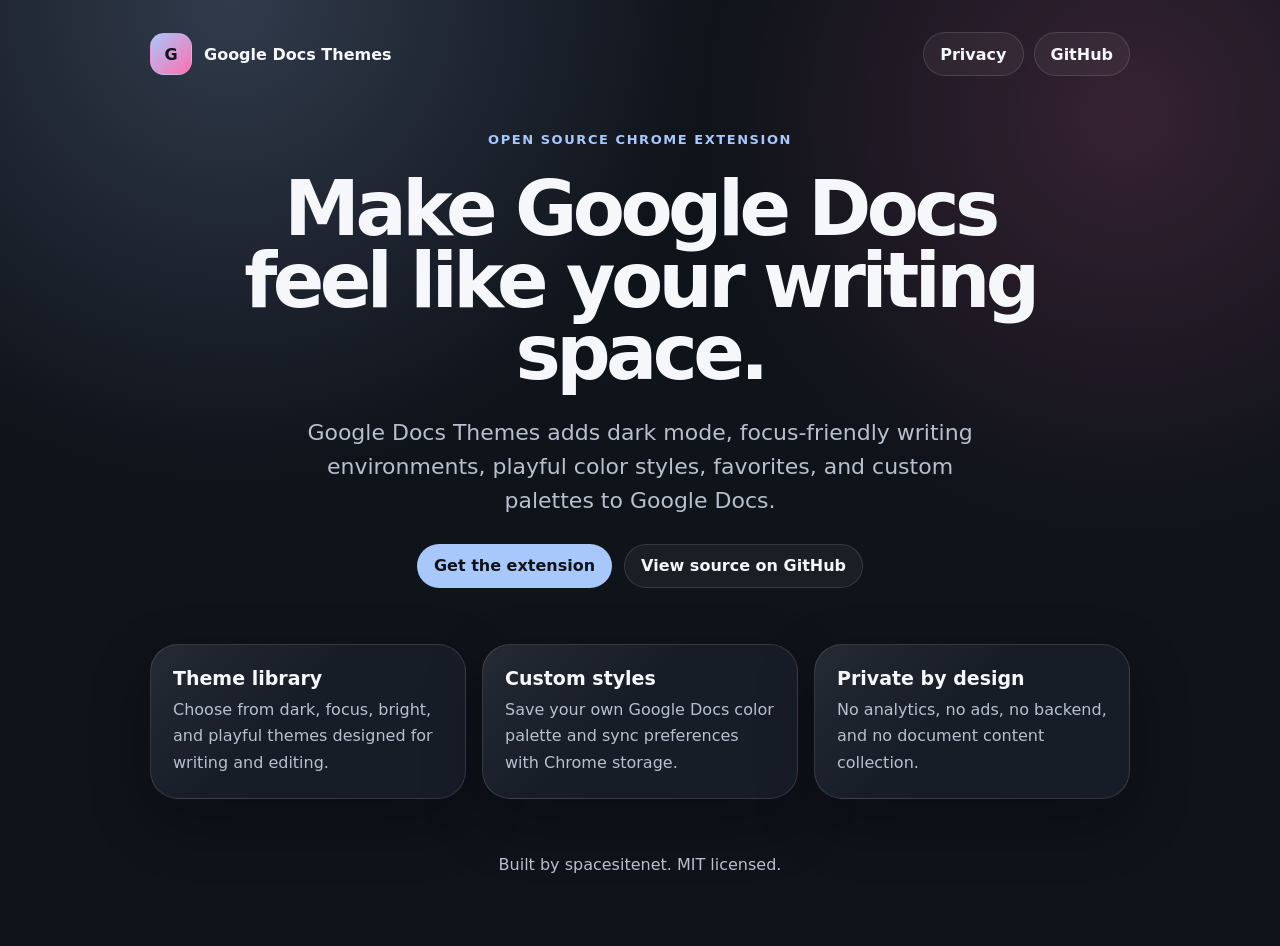
<file: site/index.html>
<!doctype html>
<html lang="en">
  <head>
    <meta charset="utf-8">
    <meta name="viewport" content="width=device-width, initial-scale=1">
    <title>Google Docs Themes</title>
    <meta
      name="description"
      content="Dark mode, focus themes, playful color styles, and custom palettes for Google Docs."
    >
    <link rel="stylesheet" href="styles.css">
  </head>
  <body>
    <main class="page">
      <nav class="nav" aria-label="Primary">
        <a class="brand" href="index.html">
          <span class="logo">G</span>
          <span>Google Docs Themes</span>
        </a>
        <div class="nav-links">
          <a href="privacy.html">Privacy</a>
          <a href="https://github.com/spacesitenet/google-docs-themes">GitHub</a>
        </div>
      </nav>

      <section class="hero">
        <p class="eyebrow">Open source Chrome extension</p>
        <h1>Make Google Docs feel like your writing space.</h1>
        <p class="lead">
          Google Docs Themes adds dark mode, focus-friendly writing environments,
          playful color styles, favorites, and custom palettes to Google Docs.
        </p>
        <div class="actions">
          <a class="button primary" href="https://chromewebstore.google.com/" aria-label="Open Chrome Web Store">
            Get the extension
          </a>
          <a class="button" href="https://github.com/spacesitenet/google-docs-themes">
            View source on GitHub
          </a>
        </div>
      </section>

      <section class="card-grid" aria-label="Highlights">
        <article class="card">
          <h2>Theme library</h2>
          <p>Choose from dark, focus, bright, and playful themes designed for writing and editing.</p>
        </article>
        <article class="card">
          <h2>Custom styles</h2>
          <p>Save your own Google Docs color palette and sync preferences with Chrome storage.</p>
        </article>
        <article class="card">
          <h2>Private by design</h2>
          <p>No analytics, no ads, no backend, and no document content collection.</p>
        </article>
      </section>

      <footer class="footer">
        <p>Built by spacesitenet. MIT licensed.</p>
      </footer>
    </main>
  </body>
</html>
</file>
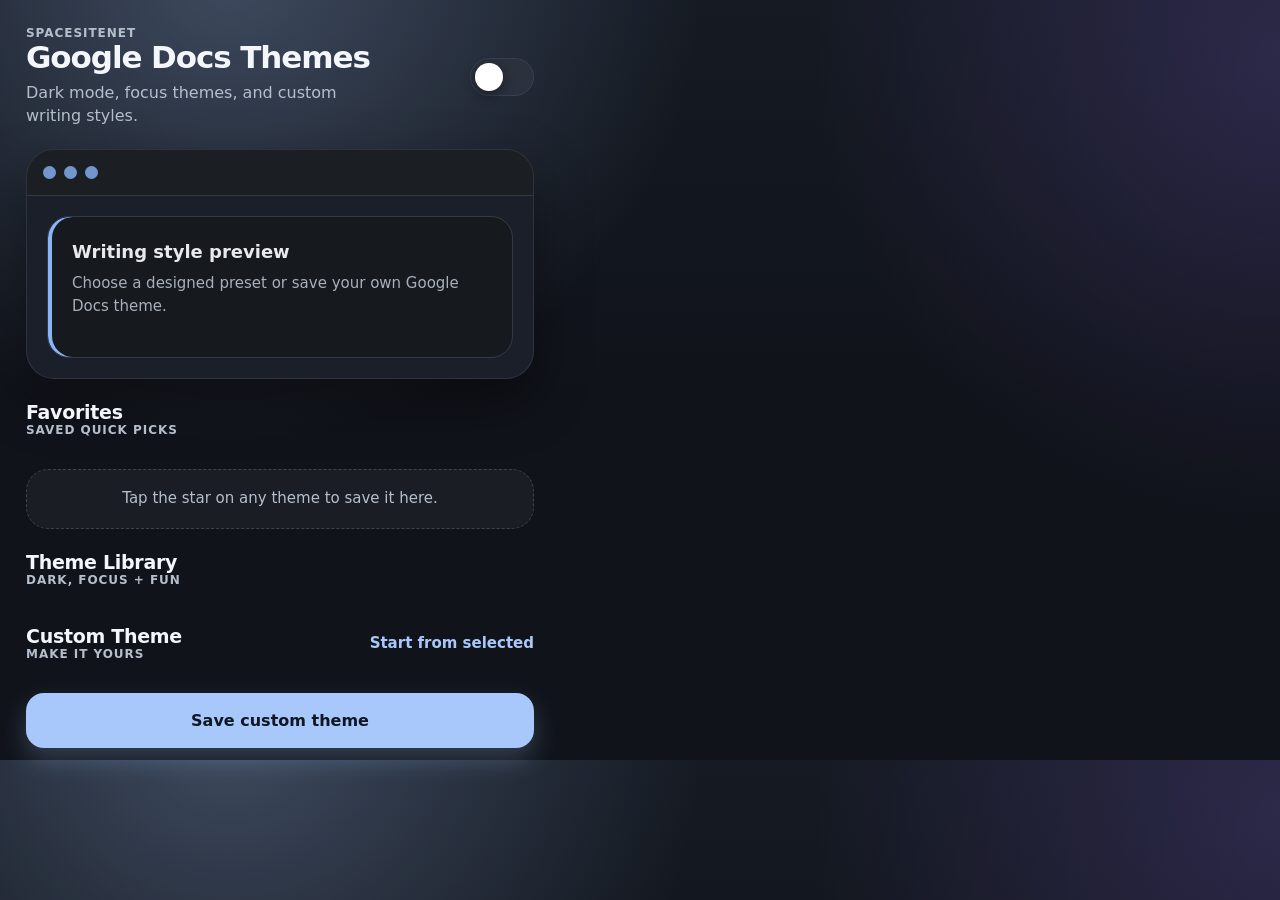
<file: popup/popup.html>
<!doctype html>
<html lang="en">
  <head>
    <meta charset="utf-8">
    <meta name="viewport" content="width=device-width, initial-scale=1">
    <title>Google Docs Themes</title>
    <link rel="stylesheet" href="popup.css">
  </head>
  <body>
    <main class="popup">
      <header class="hero">
        <div>
          <p class="eyebrow">spacesitenet</p>
          <h1>Google Docs Themes</h1>
          <p class="tagline">Dark mode, focus themes, and custom writing styles.</p>
        </div>
        <label class="switch" title="Enable Google Docs Themes">
          <input id="enabledToggle" type="checkbox">
          <span></span>
        </label>
      </header>

      <section class="preview" id="themePreview" aria-live="polite">
        <div class="preview-toolbar">
          <span></span>
          <span></span>
          <span></span>
        </div>
        <div class="preview-page">
          <strong>Writing style preview</strong>
          <p>Choose a designed preset or save your own Google Docs theme.</p>
        </div>
      </section>

      <section class="section favorites-section" id="favoritesSection">
        <div class="section-heading">
          <div>
            <h2>Favorites</h2>
            <p>Saved quick picks</p>
          </div>
        </div>
        <div class="theme-grid compact-grid" id="favoritesGrid"></div>
        <p class="empty-state" id="favoritesEmpty">Tap the star on any theme to save it here.</p>
      </section>

      <section class="section">
        <div class="section-heading">
          <div>
            <h2>Theme Library</h2>
            <p>Dark, focus + fun</p>
          </div>
        </div>
        <div class="theme-grid" id="themeGrid"></div>
      </section>

      <section class="section">
        <div class="section-heading">
          <div>
            <h2>Custom Theme</h2>
            <p>Make it yours</p>
          </div>
          <button class="text-button" id="copyPresetButton" type="button">Start from selected</button>
        </div>
        <form class="custom-form" id="customThemeForm"></form>
        <button class="primary-button" id="saveCustomButton" type="button">Save custom theme</button>
      </section>

      <div class="toast" id="toast" role="status" aria-live="polite"></div>
    </main>

    <script src="../src/themes.js"></script>
    <script src="popup.js"></script>
  </body>
</html>
</file>
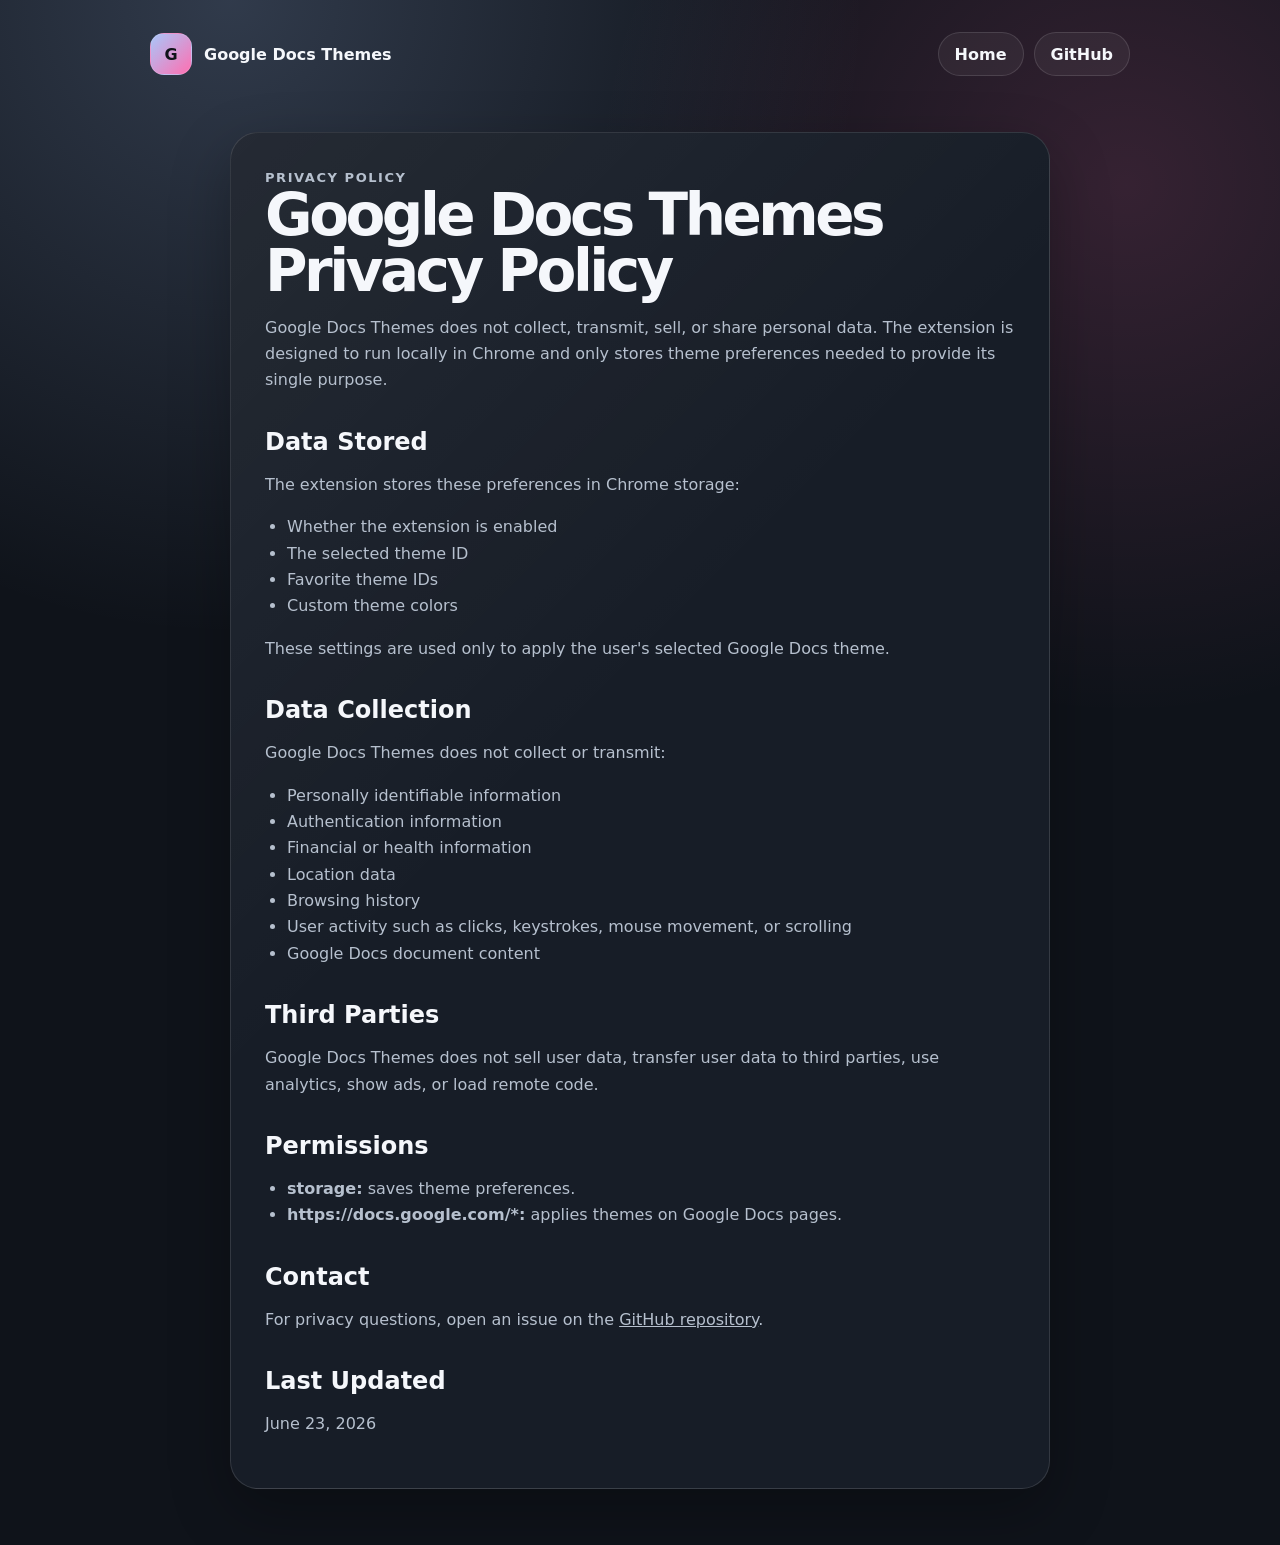
<file: site/privacy.html>
<!doctype html>
<html lang="en">
  <head>
    <meta charset="utf-8">
    <meta name="viewport" content="width=device-width, initial-scale=1">
    <title>Privacy Policy | Google Docs Themes</title>
    <meta
      name="description"
      content="Privacy policy for Google Docs Themes, an open source Chrome extension."
    >
    <link rel="stylesheet" href="styles.css">
  </head>
  <body>
    <main class="page">
      <nav class="nav" aria-label="Primary">
        <a class="brand" href="index.html">
          <span class="logo">G</span>
          <span>Google Docs Themes</span>
        </a>
        <div class="nav-links">
          <a href="index.html">Home</a>
          <a href="https://github.com/spacesitenet/google-docs-themes">GitHub</a>
        </div>
      </nav>

      <article class="policy">
        <p class="eyebrow">Privacy Policy</p>
        <h1>Google Docs Themes Privacy Policy</h1>
        <p>
          Google Docs Themes does not collect, transmit, sell, or share personal data.
          The extension is designed to run locally in Chrome and only stores theme
          preferences needed to provide its single purpose.
        </p>

        <h2>Data Stored</h2>
        <p>The extension stores these preferences in Chrome storage:</p>
        <ul>
          <li>Whether the extension is enabled</li>
          <li>The selected theme ID</li>
          <li>Favorite theme IDs</li>
          <li>Custom theme colors</li>
        </ul>
        <p>
          These settings are used only to apply the user's selected Google Docs theme.
        </p>

        <h2>Data Collection</h2>
        <p>Google Docs Themes does not collect or transmit:</p>
        <ul>
          <li>Personally identifiable information</li>
          <li>Authentication information</li>
          <li>Financial or health information</li>
          <li>Location data</li>
          <li>Browsing history</li>
          <li>User activity such as clicks, keystrokes, mouse movement, or scrolling</li>
          <li>Google Docs document content</li>
        </ul>

        <h2>Third Parties</h2>
        <p>
          Google Docs Themes does not sell user data, transfer user data to third parties,
          use analytics, show ads, or load remote code.
        </p>

        <h2>Permissions</h2>
        <ul>
          <li><strong>storage:</strong> saves theme preferences.</li>
          <li><strong>https://docs.google.com/*:</strong> applies themes on Google Docs pages.</li>
        </ul>

        <h2>Contact</h2>
        <p>
          For privacy questions, open an issue on the
          <a href="https://github.com/spacesitenet/google-docs-themes">GitHub repository</a>.
        </p>

        <h2>Last Updated</h2>
        <p>June 23, 2026</p>
      </article>
    </main>
  </body>
</html>
</file>
<file: site/styles.css>
:root {
  --bg: #0f131a;
  --panel: #171d27;
  --panel-2: #202838;
  --text: #f5f7fb;
  --muted: #b6c0ce;
  --accent: #a8c7fa;
  --accent-2: #ff6fb1;
  --border: rgba(255, 255, 255, 0.12);
  color-scheme: dark;
  font-family:
    Inter, ui-sans-serif, system-ui, -apple-system, BlinkMacSystemFont, "Segoe UI",
    sans-serif;
}

* {
  box-sizing: border-box;
}

body {
  min-height: 100vh;
  margin: 0;
  background:
    radial-gradient(circle at 18% 0%, rgba(168, 199, 250, 0.22), transparent 34%),
    radial-gradient(circle at 88% 12%, rgba(255, 111, 177, 0.16), transparent 30%),
    var(--bg);
  color: var(--text);
}

a {
  color: inherit;
}

.page {
  width: min(980px, calc(100% - 32px));
  margin: 0 auto;
  padding: 32px 0 56px;
}

.nav {
  display: flex;
  align-items: center;
  justify-content: space-between;
  gap: 16px;
  margin-bottom: 56px;
}

.brand {
  display: inline-flex;
  align-items: center;
  gap: 12px;
  color: var(--text);
  font-weight: 800;
  text-decoration: none;
}

.logo {
  display: grid;
  place-items: center;
  width: 42px;
  height: 42px;
  border: 1px solid var(--border);
  border-radius: 14px;
  background: linear-gradient(135deg, var(--accent), var(--accent-2));
  color: #10131a;
  font-weight: 900;
}

.nav-links {
  display: flex;
  gap: 10px;
}

.nav-links a,
.button {
  display: inline-flex;
  align-items: center;
  justify-content: center;
  min-height: 44px;
  padding: 0 16px;
  border: 1px solid var(--border);
  border-radius: 999px;
  background: rgba(255, 255, 255, 0.05);
  color: var(--text);
  font-weight: 750;
  text-decoration: none;
}

.button.primary {
  border-color: transparent;
  background: var(--accent);
  color: #10131a;
}

.hero {
  display: grid;
  gap: 26px;
  place-items: center;
  text-align: center;
}

.eyebrow {
  margin: 0;
  color: var(--accent);
  font-size: 13px;
  font-weight: 850;
  letter-spacing: 0.12em;
  text-transform: uppercase;
}

h1 {
  max-width: 820px;
  margin: 0;
  font-size: clamp(42px, 7vw, 76px);
  letter-spacing: -0.06em;
  line-height: 0.95;
}

.lead {
  max-width: 720px;
  margin: 0;
  color: var(--muted);
  font-size: clamp(18px, 2.4vw, 22px);
  line-height: 1.55;
}

.actions {
  display: flex;
  flex-wrap: wrap;
  justify-content: center;
  gap: 12px;
}

.card-grid {
  display: grid;
  grid-template-columns: repeat(3, minmax(0, 1fr));
  gap: 16px;
  margin-top: 56px;
}

.card,
.policy {
  border: 1px solid var(--border);
  border-radius: 28px;
  background:
    linear-gradient(135deg, rgba(255, 255, 255, 0.06), transparent 44%),
    var(--panel);
  box-shadow: 0 22px 60px rgba(0, 0, 0, 0.28);
}

.card {
  padding: 22px;
}

.card h2 {
  margin: 0 0 8px;
  font-size: 19px;
}

.card p,
.policy p,
.policy li {
  color: var(--muted);
  line-height: 1.65;
}

.card p {
  margin: 0;
}

.policy {
  max-width: 820px;
  margin: 0 auto;
  padding: 34px;
}

.policy h1 {
  max-width: none;
  margin-bottom: 16px;
  font-size: clamp(36px, 6vw, 58px);
}

.policy h2 {
  margin-top: 34px;
  margin-bottom: 10px;
}

.policy ul {
  padding-left: 22px;
}

.footer {
  margin-top: 56px;
  color: var(--muted);
  text-align: center;
}

@media (max-width: 760px) {
  .nav {
    align-items: flex-start;
    flex-direction: column;
    margin-bottom: 42px;
  }

  .card-grid {
    grid-template-columns: 1fr;
  }

  .actions,
  .nav-links {
    width: 100%;
  }

  .button,
  .nav-links a {
    flex: 1;
  }
}
</file>
<file: popup/popup.css>
:root {
  --surface: #10131a;
  --surface-2: #1a1f29;
  --surface-3: #252b36;
  --text: #f3f6fb;
  --muted: #b5bfcc;
  --border: #354052;
  --accent: #a8c7fa;
  --shadow: rgba(0, 0, 0, 0.42);
  color-scheme: dark;
  font-family:
    Inter, ui-sans-serif, system-ui, -apple-system, BlinkMacSystemFont, "Segoe UI",
    sans-serif;
}

* {
  box-sizing: border-box;
}

body {
  width: 560px;
  max-height: 760px;
  margin: 0;
  background:
    radial-gradient(circle at 18% -4%, rgba(168, 199, 250, 0.28), transparent 36%),
    radial-gradient(circle at 100% 8%, rgba(154, 112, 255, 0.18), transparent 32%),
    linear-gradient(180deg, #151a23 0%, var(--surface) 52%);
  color: var(--text);
  overflow-y: auto;
}

button,
input {
  font: inherit;
}

.popup {
  display: grid;
  gap: 22px;
  padding: 26px;
}

.hero,
.section-heading {
  display: flex;
  align-items: center;
  justify-content: space-between;
  gap: 12px;
}

.eyebrow,
.section-heading p {
  margin: 0;
  color: var(--muted);
  font-size: 12px;
  font-weight: 700;
  letter-spacing: 0.08em;
  text-transform: uppercase;
}

h1,
h2 {
  margin: 0;
}

h1 {
  font-size: 31px;
  font-weight: 800;
  letter-spacing: -0.035em;
  line-height: 1.1;
}

h2 {
  font-size: 19px;
  font-weight: 800;
  letter-spacing: -0.015em;
}

.tagline {
  max-width: 355px;
  margin: 7px 0 0;
  color: var(--muted);
  font-size: 16px;
  line-height: 1.45;
}

.switch {
  position: relative;
  display: inline-flex;
  width: 64px;
  height: 38px;
  cursor: pointer;
}

.switch input {
  position: absolute;
  opacity: 0;
  pointer-events: none;
}

.switch span {
  width: 100%;
  border: 1px solid var(--border);
  border-radius: 999px;
  background: #2b313d;
  transition:
    background 160ms ease,
    border-color 160ms ease;
}

.switch span::after {
  position: absolute;
  top: 5px;
  left: 5px;
  width: 28px;
  height: 28px;
  border-radius: 50%;
  background: #ffffff;
  box-shadow: 0 4px 12px var(--shadow);
  content: "";
  transition: transform 160ms ease;
}

.switch input:checked + span {
  border-color: var(--accent);
  background: linear-gradient(135deg, #7baaf7, #c4a5ff);
}

.switch input:checked + span::after {
  transform: translateX(26px);
}

.preview {
  overflow: hidden;
  border: 1px solid rgba(255, 255, 255, 0.09);
  border-radius: 28px;
  background: var(--preview-app, var(--surface-2));
  box-shadow:
    0 22px 54px var(--shadow),
    inset 0 1px 0 rgba(255, 255, 255, 0.08);
}

.preview-toolbar {
  display: flex;
  gap: 8px;
  padding: 16px;
  background: var(--preview-toolbar, #1b1f24);
  border-bottom: 1px solid var(--preview-border, #343a44);
}

.preview-toolbar span {
  width: 13px;
  height: 13px;
  border-radius: 50%;
  background: var(--preview-accent, #8ab4f8);
  opacity: 0.8;
}

.preview-page {
  margin: 20px;
  min-height: 142px;
  padding: 24px;
  border: 1px solid var(--preview-border, #343a44);
  border-radius: 22px;
  background-color: var(--preview-page, #16191d);
  background-image:
    var(--preview-pattern, none),
    linear-gradient(90deg, var(--preview-line, transparent) 1px, transparent 1px),
    linear-gradient(180deg, var(--preview-line, transparent) 1px, transparent 1px);
  background-size: 26px 26px;
  color: var(--preview-text, #e7e9ed);
  box-shadow:
    inset 4px 0 0 var(--preview-accent, #8ab4f8),
    0 0 24px var(--preview-glow, transparent);
}

.preview.has-decoration .preview-page {
  background-size: 36px 36px, 26px 26px, 26px 26px;
}

.preview-page strong {
  display: block;
  margin-bottom: 10px;
  font-size: 18px;
  color: var(--preview-text, #e7e9ed);
}

.preview-page p {
  margin: 0;
  color: var(--preview-muted, #a8b0bb);
  font-size: 15px;
  line-height: 1.5;
}

.section {
  display: grid;
  gap: 16px;
}

.theme-grid {
  display: grid;
  grid-template-columns: repeat(2, minmax(0, 1fr));
  gap: 14px;
}

.compact-grid {
  gap: 12px;
}

.empty-state {
  margin: 0;
  padding: 18px;
  border: 1px dashed rgba(255, 255, 255, 0.16);
  border-radius: 22px;
  background: rgba(255, 255, 255, 0.045);
  color: var(--muted);
  font-size: 15px;
  line-height: 1.45;
  text-align: center;
}

.theme-card {
  display: flex;
  flex-direction: column;
  gap: 14px;
  min-height: 178px;
  padding: 16px;
  border: 1px solid rgba(255, 255, 255, 0.09);
  border-radius: 24px;
  background:
    var(--card-pattern, none),
    linear-gradient(135deg, rgba(255, 255, 255, 0.06), transparent 46%),
    var(--surface-2);
  background-size: 38px 38px, auto, auto;
  color: var(--text);
  cursor: pointer;
  transition:
    border-color 160ms ease,
    box-shadow 160ms ease,
    transform 160ms ease,
    background 160ms ease;
  box-shadow: 0 8px 22px rgba(0, 0, 0, 0.18);
}

.theme-card-top {
  display: grid;
  grid-template-columns: minmax(0, 1fr) auto;
  gap: 10px;
}

.theme-select,
.favorite-button {
  border: 0;
  background: transparent;
  color: inherit;
  font: inherit;
}

.theme-select {
  display: grid;
  gap: 8px;
  min-width: 0;
  padding: 0;
  text-align: left;
}

.favorite-button {
  display: grid;
  place-items: center;
  width: 40px;
  height: 40px;
  border: 1px solid rgba(255, 255, 255, 0.10);
  border-radius: 999px;
  background: rgba(255, 255, 255, 0.055);
  color: #ffd166;
  font-size: 23px;
  line-height: 1;
  transition:
    background 160ms ease,
    border-color 160ms ease,
    transform 160ms ease;
}

.favorite-button:hover,
.favorite-button:focus-visible {
  border-color: rgba(255, 209, 102, 0.65);
  background: rgba(255, 209, 102, 0.12);
  outline: none;
  transform: scale(1.04);
}

.theme-card:hover,
.theme-card:focus-visible {
  border-color: var(--accent);
  outline: none;
  transform: translateY(-3px);
  box-shadow: 0 16px 34px rgba(0, 0, 0, 0.28);
}

.theme-card.is-active {
  border-color: var(--accent);
  background:
    linear-gradient(135deg, rgba(168, 199, 250, 0.22), transparent 52%),
    #202a3b;
  box-shadow:
    0 18px 38px rgba(0, 0, 0, 0.32),
    0 0 0 3px rgba(168, 199, 250, 0.14);
}

.theme-card.is-compact {
  min-height: 150px;
}

.theme-card[data-fun="true"] {
  border-style: dashed;
  background-blend-mode: soft-light, normal, normal;
}

.theme-card .theme-name {
  display: inline-flex;
  align-items: center;
  flex-wrap: wrap;
  gap: 8px;
  font-size: 17px;
  font-weight: 800;
  letter-spacing: -0.012em;
}

.theme-card .theme-name em {
  padding: 5px 10px;
  border-radius: 999px;
  background: rgba(255, 255, 255, 0.12);
  color: var(--accent);
  font-size: 11px;
  font-style: normal;
  letter-spacing: 0.08em;
  text-transform: uppercase;
}

.theme-card small {
  color: var(--muted);
  font-size: 13.5px;
  line-height: 1.5;
}

.swatches {
  display: flex;
  gap: 8px;
  margin-top: auto;
  padding: 0;
}

.swatch {
  width: 36px;
  height: 36px;
  border: 1px solid rgba(255, 255, 255, 0.18);
  border-radius: 50%;
  box-shadow: inset 0 0 0 1px rgba(0, 0, 0, 0.14);
}

.custom-form {
  display: grid;
  grid-template-columns: repeat(2, minmax(0, 1fr));
  gap: 14px;
}

.color-field {
  display: grid;
  gap: 10px;
  padding: 16px;
  border: 1px solid rgba(255, 255, 255, 0.09);
  border-radius: 20px;
  background: var(--surface-2);
  box-shadow: 0 8px 22px rgba(0, 0, 0, 0.16);
}

.color-field label {
  color: var(--muted);
  font-size: 13px;
  font-weight: 700;
  text-transform: uppercase;
}

.color-field input {
  width: 100%;
  height: 52px;
  padding: 0;
  border: 0;
  border-radius: 8px;
  background: transparent;
  cursor: pointer;
}

.primary-button,
.text-button {
  border: 0;
  border-radius: 18px;
  cursor: pointer;
  font-weight: 800;
}

.primary-button {
  padding: 18px 20px;
  background: #a8c7fa;
  color: #0f1724;
  font-size: 16px;
  box-shadow: 0 12px 26px rgba(168, 199, 250, 0.24);
  transition:
    background 160ms ease,
    box-shadow 160ms ease,
    transform 160ms ease;
}

.primary-button:hover,
.primary-button:focus-visible {
  background: #bdd5ff;
  outline: none;
  transform: translateY(-1px);
  box-shadow: 0 16px 32px rgba(168, 199, 250, 0.30);
}

.text-button {
  padding: 6px 0;
  background: transparent;
  color: var(--accent);
  font-size: 15px;
}

.toast {
  position: sticky;
  bottom: 0;
  z-index: 2;
  justify-self: center;
  max-width: 100%;
  padding: 12px 18px;
  border: 1px solid rgba(168, 199, 250, 0.22);
  border-radius: 999px;
  background: rgba(28, 34, 45, 0.96);
  color: var(--text);
  font-size: 15px;
  font-weight: 800;
  opacity: 0;
  pointer-events: none;
  transform: translateY(10px);
  transition:
    opacity 160ms ease,
    transform 160ms ease;
  box-shadow: 0 14px 34px rgba(0, 0, 0, 0.34);
}

.toast.is-visible {
  opacity: 1;
  transform: translateY(0);
}
</file>
